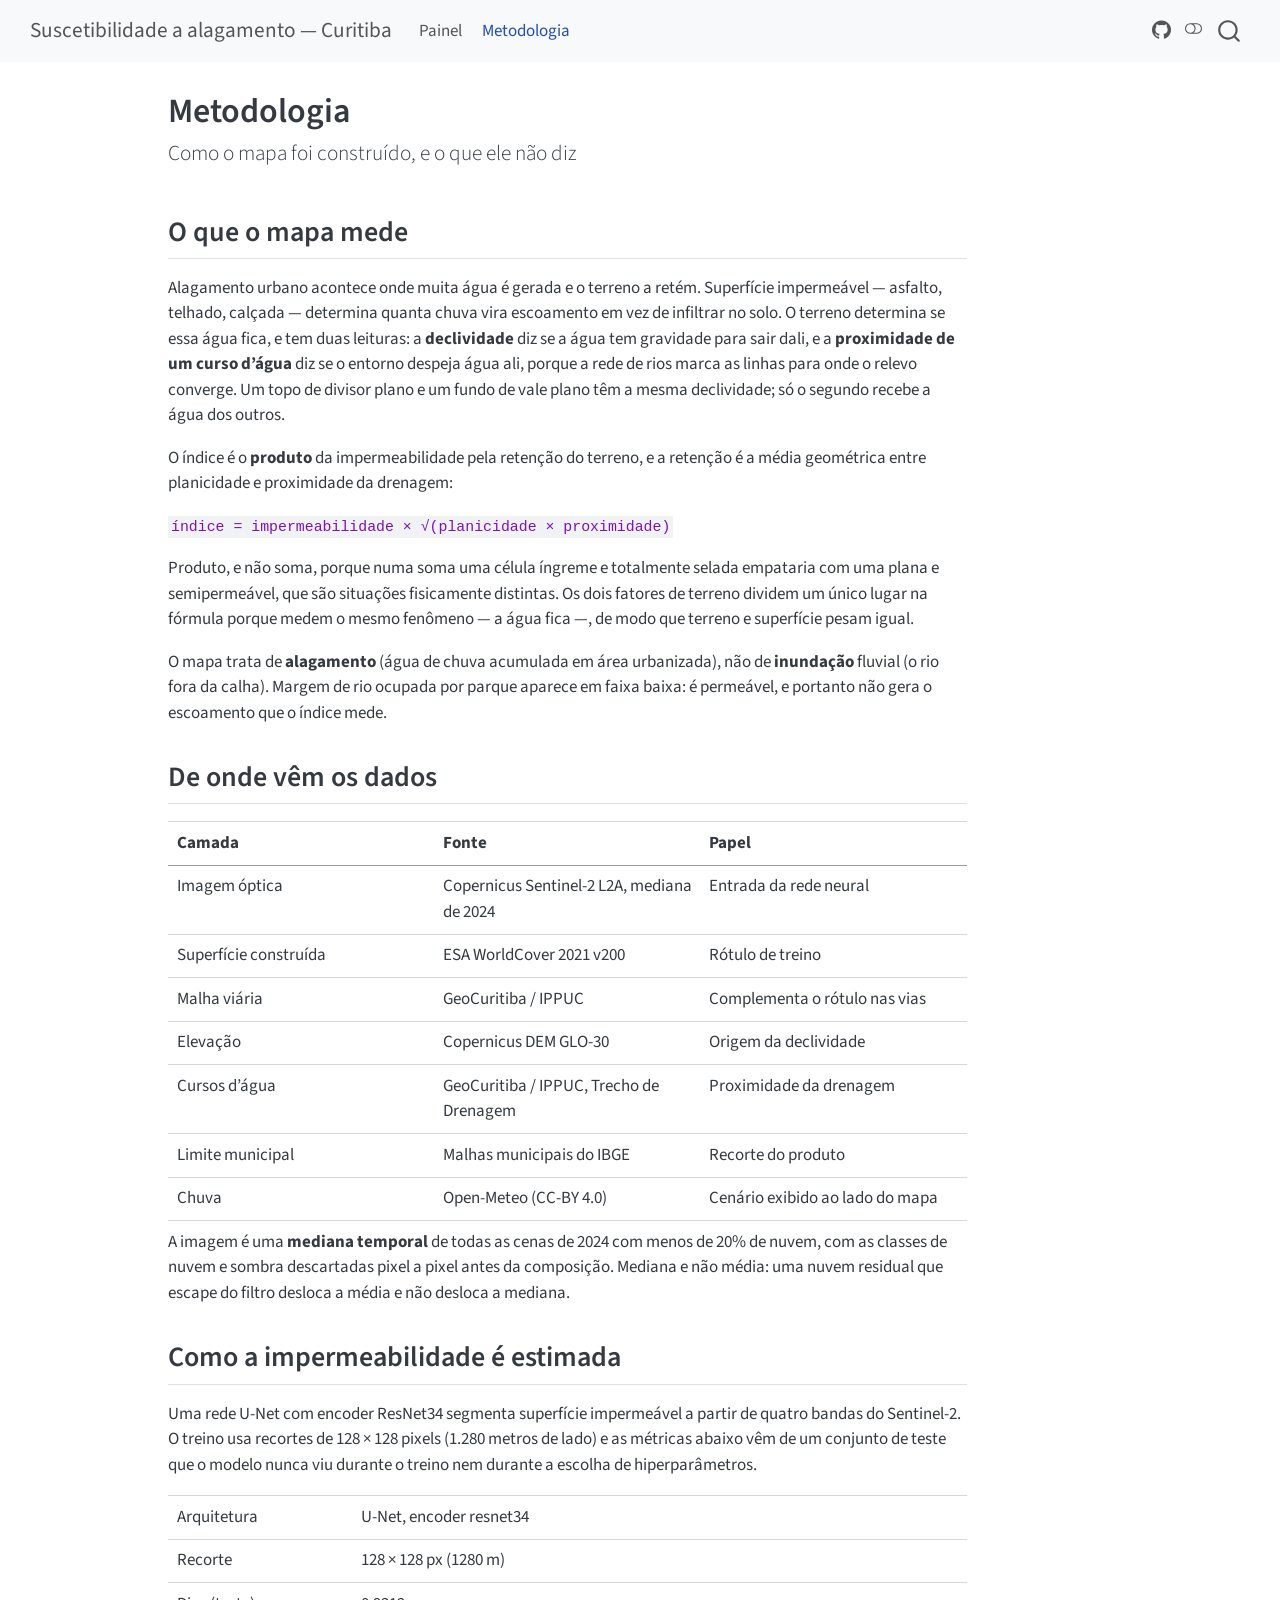
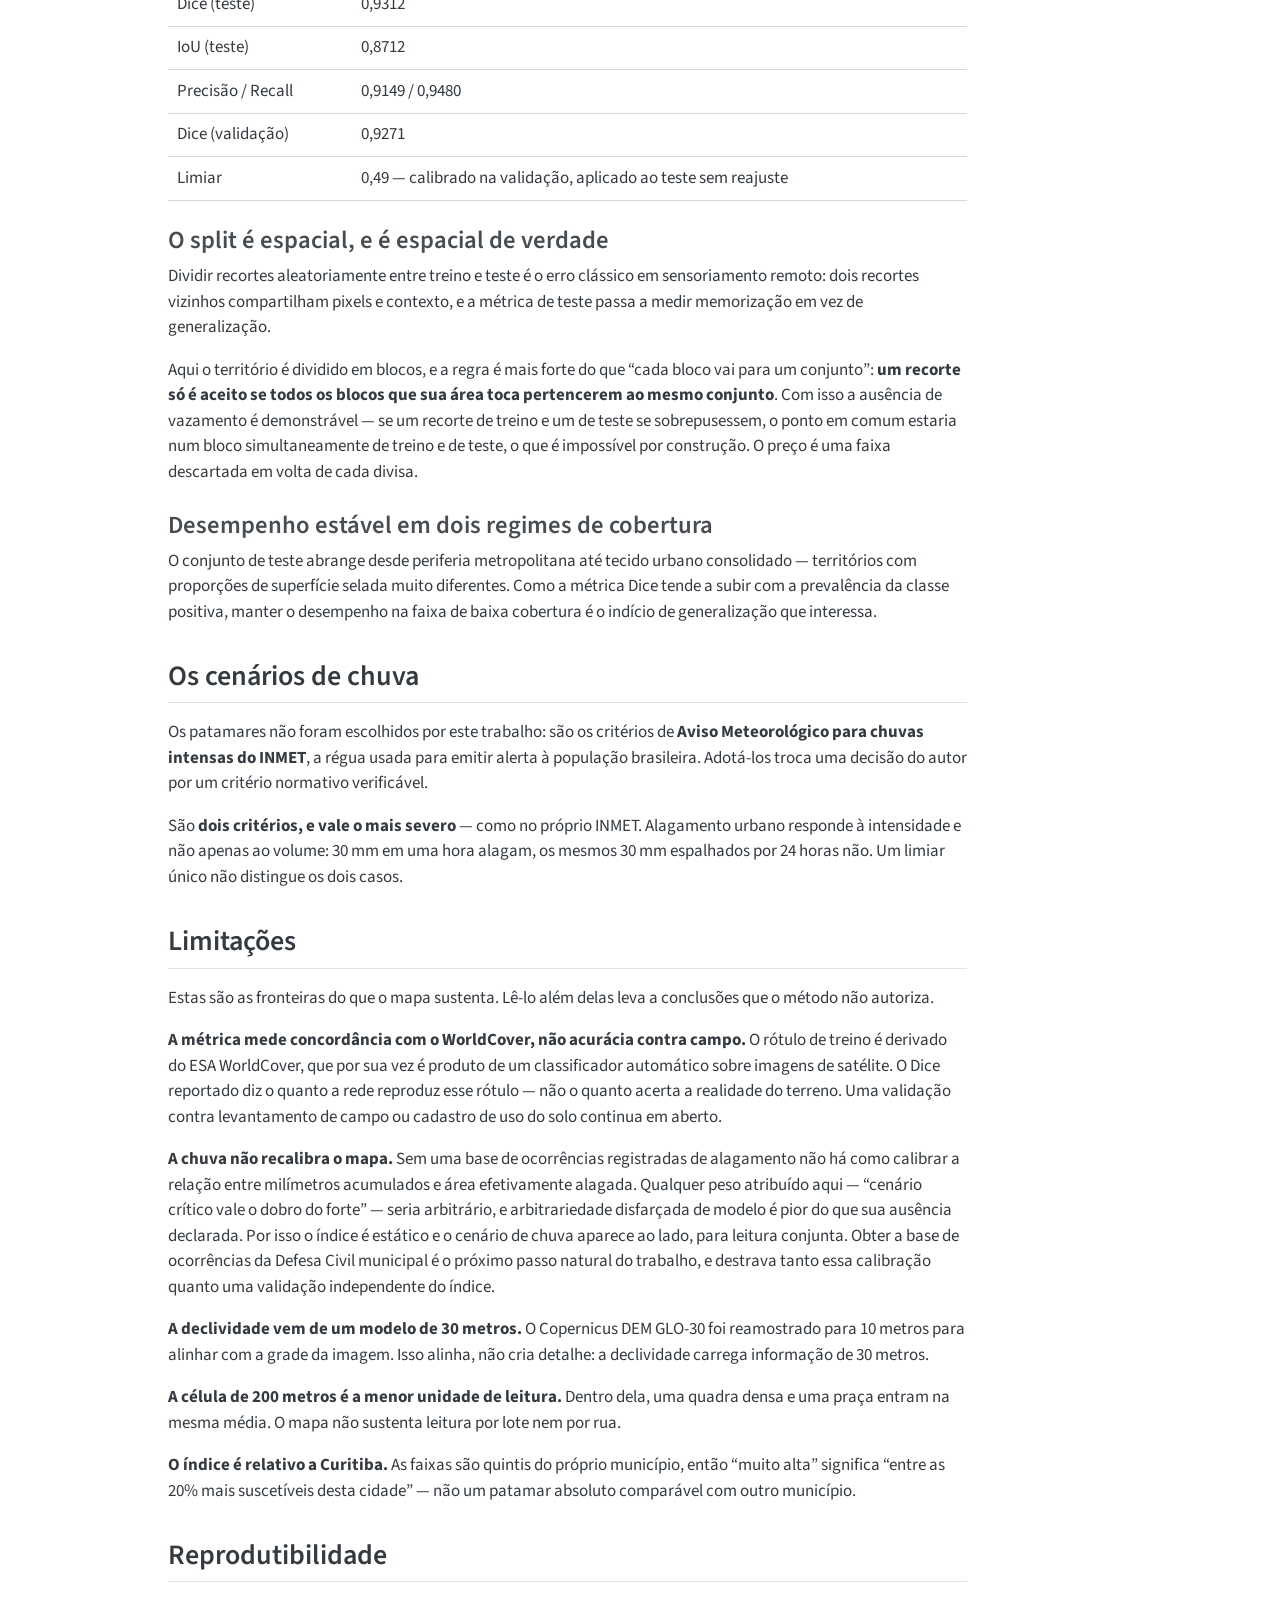
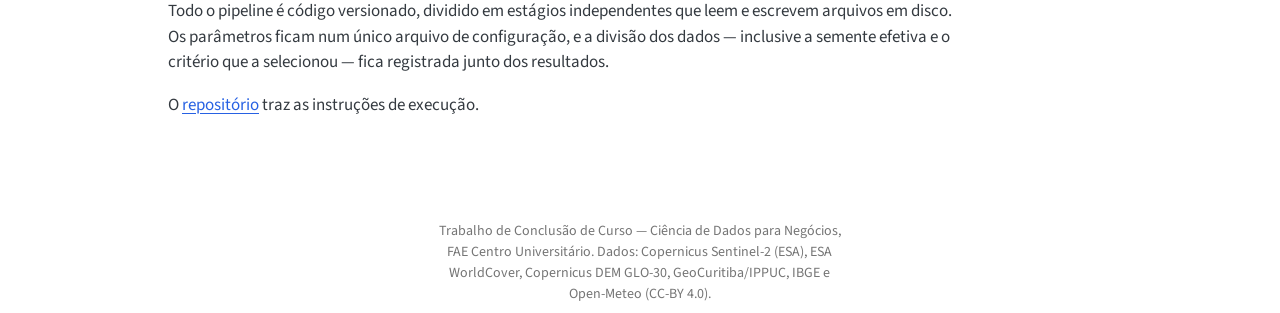
<file: docs/metodologia.html>
<!DOCTYPE html>
<html xmlns="http://www.w3.org/1999/xhtml" lang="pt-BR" xml:lang="pt-BR"><head>

<meta charset="utf-8">
<meta name="generator" content="quarto-1.10.18">

<meta name="viewport" content="width=device-width, initial-scale=1.0, user-scalable=yes">


<title>Metodologia – Suscetibilidade a alagamento — Curitiba</title>
<style>
/* Default styles provided by pandoc.
** See https://pandoc.org/MANUAL.html#variables-for-html for config info.
*/
span.smallcaps{font-variant: small-caps;}
div.columns{display: flex; gap: 1.5em;}
div.column{flex: auto;}
@media screen {
div.columns{gap: min(4vw, 1.5em);}
div.column{overflow-x: auto;}
}
div.hanging-indent{margin-left: 1.5em; text-indent: -1.5em;}
ul.task-list{list-style: none;}
ul.task-list li input[type="checkbox"] {
  width: 0.8em;
  margin: 0 0.8em 0.2em -1em; /* quarto-specific, see https://github.com/quarto-dev/quarto-cli/issues/4556 */ 
  vertical-align: middle;
}
</style>


<script src="site_libs/quarto-nav/quarto-nav.js"></script>
<script src="site_libs/quarto-nav/headroom.min.js"></script>
<script src="site_libs/clipboard/clipboard.min.js"></script>
<script src="site_libs/quarto-search/autocomplete.umd.js"></script>
<script src="site_libs/quarto-search/fuse.min.js"></script>
<script src="site_libs/quarto-search/quarto-search.js"></script>
<meta name="quarto:offset" content="./">
<script src="site_libs/quarto-html/quarto.js" type="module"></script>
<script src="site_libs/quarto-html/tabsets/tabsets.js" type="module"></script>
<script src="site_libs/quarto-html/popper.min.js"></script>
<script src="site_libs/quarto-html/tippy.umd.min.js"></script>
<script src="site_libs/quarto-html/anchor.min.js"></script>
<link href="site_libs/quarto-html/tippy.css" rel="stylesheet">
<link href="site_libs/quarto-html/quarto-syntax-highlighting-64a204ab8560d761af7679ceaba22944.css" rel="stylesheet" class="quarto-color-scheme" id="quarto-text-highlighting-styles">
<link href="site_libs/quarto-html/quarto-syntax-highlighting-dark-b85bc7c33db8c58e0ec93c3465666fed.css" rel="stylesheet" class="quarto-color-scheme quarto-color-alternate" id="quarto-text-highlighting-styles">
<link href="site_libs/quarto-html/quarto-syntax-highlighting-64a204ab8560d761af7679ceaba22944.css" rel="stylesheet" class="quarto-color-scheme-extra" id="quarto-text-highlighting-styles">
<script src="site_libs/bootstrap/bootstrap.min.js"></script>
<link href="site_libs/bootstrap/bootstrap-icons.css" rel="stylesheet">
<link href="site_libs/bootstrap/bootstrap-172ba59bd5e0b52282274ba0c0cc16fc.min.css" rel="stylesheet" append-hash="true" class="quarto-color-scheme" id="quarto-bootstrap" data-mode="light">
<link href="site_libs/bootstrap/bootstrap-dark-8b348f4b4b74a528bf910da1e8c5139e.min.css" rel="stylesheet" append-hash="true" class="quarto-color-scheme quarto-color-alternate" id="quarto-bootstrap" data-mode="dark">
<link href="site_libs/bootstrap/bootstrap-172ba59bd5e0b52282274ba0c0cc16fc.min.css" rel="stylesheet" append-hash="true" class="quarto-color-scheme-extra" id="quarto-bootstrap" data-mode="light">
<script id="quarto-search-options" type="application/json">{
  "location": "navbar",
  "copy-button": false,
  "collapse-after": 3,
  "panel-placement": "end",
  "type": "overlay",
  "limit": 50,
  "keyboard-shortcut": [
    "f",
    "/",
    "s"
  ],
  "show-item-context": false,
  "language": {
    "search-no-results-text": "Nenhum resultado",
    "search-matching-documents-text": "documentos correspondentes",
    "search-copy-link-title": "Copiar link para a busca",
    "search-hide-matches-text": "Esconder correspondências adicionais",
    "search-more-match-text": "mais correspondência neste documento",
    "search-more-matches-text": "mais correspondências neste documento",
    "search-clear-button-title": "Limpar",
    "search-text-placeholder": "",
    "search-detached-cancel-button-title": "Cancelar",
    "search-submit-button-title": "Enviar",
    "search-label": "Procurar"
  }
}</script>


<link rel="stylesheet" href="styles.css">
</head>

<body class="nav-fixed quarto-light"><script id="quarto-html-before-body" type="application/javascript">
    const toggleBodyColorMode = (bsSheetEl) => {
      const mode = bsSheetEl.getAttribute("data-mode");
      const bodyEl = window.document.querySelector("body");
      if (mode === "dark") {
        bodyEl.classList.add("quarto-dark");
        bodyEl.classList.remove("quarto-light");
      } else {
        bodyEl.classList.add("quarto-light");
        bodyEl.classList.remove("quarto-dark");
      }
    }
    const toggleBodyColorPrimary = () => {
      const bsSheetEl = window.document.querySelector("link#quarto-bootstrap:not([rel=disabled-stylesheet])");
      if (bsSheetEl) {
        toggleBodyColorMode(bsSheetEl);
      }
    }
    const setColorSchemeToggle = (alternate) => {
      const toggles = window.document.querySelectorAll('.quarto-color-scheme-toggle');
      for (let i=0; i < toggles.length; i++) {
        const toggle = toggles[i];
        if (toggle) {
          if (alternate) {
            toggle.classList.add("alternate");
          } else {
            toggle.classList.remove("alternate");
          }
        }
      }
    };
    const toggleColorMode = (alternate) => {
      // Switch the stylesheets
      const primaryStylesheets = window.document.querySelectorAll('link.quarto-color-scheme:not(.quarto-color-alternate)');
      const alternateStylesheets = window.document.querySelectorAll('link.quarto-color-scheme.quarto-color-alternate');
      manageTransitions('#quarto-margin-sidebar .nav-link', false);
      if (alternate) {
        // note: dark is layered on light, we don't disable primary!
        enableStylesheet(alternateStylesheets);
        for (const sheetNode of alternateStylesheets) {
          if (sheetNode.id === "quarto-bootstrap") {
            toggleBodyColorMode(sheetNode);
          }
        }
      } else {
        disableStylesheet(alternateStylesheets);
        enableStylesheet(primaryStylesheets)
        toggleBodyColorPrimary();
      }
      manageTransitions('#quarto-margin-sidebar .nav-link', true);
      // Switch the toggles
      setColorSchemeToggle(alternate)
      // Hack to workaround the fact that safari doesn't
      // properly recolor the scrollbar when toggling (#1455)
      if (navigator.userAgent.indexOf('Safari') > 0 && navigator.userAgent.indexOf('Chrome') == -1) {
        manageTransitions("body", false);
        window.scrollTo(0, 1);
        setTimeout(() => {
          window.scrollTo(0, 0);
          manageTransitions("body", true);
        }, 40);
      }
    }
    const disableStylesheet = (stylesheets) => {
      for (let i=0; i < stylesheets.length; i++) {
        const stylesheet = stylesheets[i];
        stylesheet.rel = 'disabled-stylesheet';
      }
    }
    const enableStylesheet = (stylesheets) => {
      for (let i=0; i < stylesheets.length; i++) {
        const stylesheet = stylesheets[i];
        if(stylesheet.rel !== 'stylesheet') { // for Chrome, which will still FOUC without this check
          stylesheet.rel = 'stylesheet';
        }
      }
    }
    const manageTransitions = (selector, allowTransitions) => {
      const els = window.document.querySelectorAll(selector);
      for (let i=0; i < els.length; i++) {
        const el = els[i];
        if (allowTransitions) {
          el.classList.remove('notransition');
        } else {
          el.classList.add('notransition');
        }
      }
    }
    const isFileUrl = () => {
      return window.location.protocol === 'file:';
    }
    const hasAlternateSentinel = () => {
      let styleSentinel = getColorSchemeSentinel();
      if (styleSentinel !== null) {
        return styleSentinel === "alternate";
      } else {
        return false;
      }
    }
    const setStyleSentinel = (alternate) => {
      const value = alternate ? "alternate" : "default";
      if (!isFileUrl()) {
        window.localStorage.setItem("quarto-color-scheme", value);
      } else {
        localAlternateSentinel = value;
      }
    }
    const getColorSchemeSentinel = () => {
      if (!isFileUrl()) {
        const storageValue = window.localStorage.getItem("quarto-color-scheme");
        return storageValue != null ? storageValue : localAlternateSentinel;
      } else {
        return localAlternateSentinel;
      }
    }
    const toggleGiscusIfUsed = (isAlternate, darkModeDefault) => {
      const baseTheme = document.querySelector('#giscus-base-theme')?.value ?? 'light';
      const alternateTheme = document.querySelector('#giscus-alt-theme')?.value ?? 'dark';
      let newTheme = '';
      if(authorPrefersDark) {
        newTheme = isAlternate ? baseTheme : alternateTheme;
      } else {
        newTheme = isAlternate ? alternateTheme : baseTheme;
      }
      const changeGiscusTheme = () => {
        // From: https://github.com/giscus/giscus/issues/336
        const sendMessage = (message) => {
          const iframe = document.querySelector('iframe.giscus-frame');
          if (!iframe) return;
          iframe.contentWindow.postMessage({ giscus: message }, 'https://giscus.app');
        }
        sendMessage({
          setConfig: {
            theme: newTheme
          }
        });
      }
      const isGiscussLoaded = window.document.querySelector('iframe.giscus-frame') !== null;
      if (isGiscussLoaded) {
        changeGiscusTheme();
      }
    };
    const authorPrefersDark = false;
    const darkModeDefault = authorPrefersDark;
      document.querySelector('link#quarto-text-highlighting-styles.quarto-color-scheme-extra').rel = 'disabled-stylesheet';
      document.querySelector('link#quarto-bootstrap.quarto-color-scheme-extra').rel = 'disabled-stylesheet';
    let localAlternateSentinel = darkModeDefault ? 'alternate' : 'default';
    // Dark / light mode switch
    window.quartoToggleColorScheme = () => {
      // Read the current dark / light value
      let toAlternate = !hasAlternateSentinel();
      toggleColorMode(toAlternate);
      setStyleSentinel(toAlternate);
      toggleGiscusIfUsed(toAlternate, darkModeDefault);
      window.dispatchEvent(new Event('resize'));
    };
    // Switch to dark mode if need be
    if (hasAlternateSentinel()) {
      toggleColorMode(true);
    } else {
      toggleColorMode(false);
    }
  </script>

<div id="quarto-search-results"></div>
  <header id="quarto-header" class="headroom fixed-top">
    <nav class="navbar navbar-expand-lg " data-bs-theme="dark">
      <div class="navbar-container container-fluid">
      <div class="navbar-brand-container mx-auto">
    <a class="navbar-brand" href="./index.html">
    <span class="navbar-title">Suscetibilidade a alagamento — Curitiba</span>
    </a>
  </div>
            <div id="quarto-search" class="" title="Procurar"></div>
          <button class="navbar-toggler" type="button" data-bs-toggle="collapse" data-bs-target="#navbarCollapse" aria-controls="navbarCollapse" role="menu" aria-expanded="false" aria-label="Alternar de navegação" onclick="if (window.quartoToggleHeadroom) { window.quartoToggleHeadroom(); }">
  <span class="navbar-toggler-icon"></span>
</button>
          <div class="collapse navbar-collapse" id="navbarCollapse">
            <ul class="navbar-nav navbar-nav-scroll me-auto">
  <li class="nav-item">
    <a class="nav-link" href="./index.html"> 
<span class="menu-text">Painel</span></a>
  </li>  
  <li class="nav-item">
    <a class="nav-link active" href="./metodologia.html" aria-current="page"> 
<span class="menu-text">Metodologia</span></a>
  </li>  
</ul>
            <ul class="navbar-nav navbar-nav-scroll ms-auto">
  <li class="nav-item compact">
    <a class="nav-link" href="https://github.com/eduoliveira1504/flood-risk-curitiba"> <i class="bi bi-github" role="img" aria-label="Repositório no GitHub">
</i> 
<span class="menu-text"></span></a>
  </li>  
</ul>
          </div> <!-- /navcollapse -->
            <div class="quarto-navbar-tools">
  <a href="" class="quarto-color-scheme-toggle quarto-navigation-tool  px-1" onclick="window.quartoToggleColorScheme(); return false;" title="Alternar modo escuro"><i class="bi"></i></a>
</div>
      </div> <!-- /container-fluid -->
    </nav>
</header>
<!-- content -->
<div id="quarto-content" class="quarto-container page-columns page-rows-contents page-layout-article page-navbar">
<!-- sidebar -->
<!-- margin-sidebar -->
    <div id="quarto-margin-sidebar" class="sidebar margin-sidebar zindex-bottom">
        
    </div>
<!-- main -->
<main class="content" id="quarto-document-content">


<header id="title-block-header" class="quarto-title-block default">
<div class="quarto-title">
<h1 class="title">Metodologia</h1>
<p class="subtitle lead">Como o mapa foi construído, e o que ele não diz</p>
</div>



<div class="quarto-title-meta">

    
  
    
  </div>
  


</header>


<div class="viz-root">
<section id="o-que-o-mapa-mede" class="level2">
<h2 class="anchored" data-anchor-id="o-que-o-mapa-mede">O que o mapa mede</h2>
<p>Alagamento urbano acontece onde muita água é gerada e o terreno a retém. Superfície impermeável — asfalto, telhado, calçada — determina quanta chuva vira escoamento em vez de infiltrar no solo. O terreno determina se essa água fica, e tem duas leituras: a <strong>declividade</strong> diz se a água tem gravidade para sair dali, e a <strong>proximidade de um curso d’água</strong> diz se o entorno despeja água ali, porque a rede de rios marca as linhas para onde o relevo converge. Um topo de divisor plano e um fundo de vale plano têm a mesma declividade; só o segundo recebe a água dos outros.</p>
<p>O índice é o <strong>produto</strong> da impermeabilidade pela retenção do terreno, e a retenção é a média geométrica entre planicidade e proximidade da drenagem:</p>
<p><code>índice = impermeabilidade × √(planicidade × proximidade)</code></p>
<p>Produto, e não soma, porque numa soma uma célula íngreme e totalmente selada empataria com uma plana e semipermeável, que são situações fisicamente distintas. Os dois fatores de terreno dividem um único lugar na fórmula porque medem o mesmo fenômeno — a água fica —, de modo que terreno e superfície pesam igual.</p>
<p>O mapa trata de <strong>alagamento</strong> (água de chuva acumulada em área urbanizada), não de <strong>inundação</strong> fluvial (o rio fora da calha). Margem de rio ocupada por parque aparece em faixa baixa: é permeável, e portanto não gera o escoamento que o índice mede.</p>
<div id="composicao">

</div>
</section>
<section id="de-onde-vêm-os-dados" class="level2">
<h2 class="anchored" data-anchor-id="de-onde-vêm-os-dados">De onde vêm os dados</h2>
<table class="caption-top table">
<colgroup>
<col style="width: 33%">
<col style="width: 33%">
<col style="width: 33%">
</colgroup>
<thead>
<tr class="header">
<th>Camada</th>
<th>Fonte</th>
<th>Papel</th>
</tr>
</thead>
<tbody>
<tr class="odd">
<td>Imagem óptica</td>
<td>Copernicus Sentinel-2 L2A, mediana de 2024</td>
<td>Entrada da rede neural</td>
</tr>
<tr class="even">
<td>Superfície construída</td>
<td>ESA WorldCover 2021 v200</td>
<td>Rótulo de treino</td>
</tr>
<tr class="odd">
<td>Malha viária</td>
<td>GeoCuritiba / IPPUC</td>
<td>Complementa o rótulo nas vias</td>
</tr>
<tr class="even">
<td>Elevação</td>
<td>Copernicus DEM GLO-30</td>
<td>Origem da declividade</td>
</tr>
<tr class="odd">
<td>Cursos d’água</td>
<td>GeoCuritiba / IPPUC, Trecho de Drenagem</td>
<td>Proximidade da drenagem</td>
</tr>
<tr class="even">
<td>Limite municipal</td>
<td>Malhas municipais do IBGE</td>
<td>Recorte do produto</td>
</tr>
<tr class="odd">
<td>Chuva</td>
<td>Open-Meteo (CC-BY 4.0)</td>
<td>Cenário exibido ao lado do mapa</td>
</tr>
</tbody>
</table>
<p>A imagem é uma <strong>mediana temporal</strong> de todas as cenas de 2024 com menos de 20% de nuvem, com as classes de nuvem e sombra descartadas pixel a pixel antes da composição. Mediana e não média: uma nuvem residual que escape do filtro desloca a média e não desloca a mediana.</p>
</section>
<section id="como-a-impermeabilidade-é-estimada" class="level2">
<h2 class="anchored" data-anchor-id="como-a-impermeabilidade-é-estimada">Como a impermeabilidade é estimada</h2>
<p>Uma rede U-Net com encoder ResNet34 segmenta superfície impermeável a partir de quatro bandas do Sentinel-2. O treino usa recortes de 128 × 128 pixels (1.280 metros de lado) e as métricas abaixo vêm de um conjunto de teste que o modelo nunca viu durante o treino nem durante a escolha de hiperparâmetros.</p>
<div id="metricas-modelo">

</div>
<section id="o-split-é-espacial-e-é-espacial-de-verdade" class="level3">
<h3 class="anchored" data-anchor-id="o-split-é-espacial-e-é-espacial-de-verdade">O split é espacial, e é espacial de verdade</h3>
<p>Dividir recortes aleatoriamente entre treino e teste é o erro clássico em sensoriamento remoto: dois recortes vizinhos compartilham pixels e contexto, e a métrica de teste passa a medir memorização em vez de generalização.</p>
<p>Aqui o território é dividido em blocos, e a regra é mais forte do que “cada bloco vai para um conjunto”: <strong>um recorte só é aceito se todos os blocos que sua área toca pertencerem ao mesmo conjunto</strong>. Com isso a ausência de vazamento é demonstrável — se um recorte de treino e um de teste se sobrepusessem, o ponto em comum estaria num bloco simultaneamente de treino e de teste, o que é impossível por construção. O preço é uma faixa descartada em volta de cada divisa.</p>
<div id="metricas-split">

</div>
</section>
<section id="desempenho-estável-em-dois-regimes-de-cobertura" class="level3">
<h3 class="anchored" data-anchor-id="desempenho-estável-em-dois-regimes-de-cobertura">Desempenho estável em dois regimes de cobertura</h3>
<p>O conjunto de teste abrange desde periferia metropolitana até tecido urbano consolidado — territórios com proporções de superfície selada muito diferentes. Como a métrica Dice tende a subir com a prevalência da classe positiva, manter o desempenho na faixa de baixa cobertura é o indício de generalização que interessa.</p>
<div id="metricas-cobertura">

</div>
</section>
</section>
<section id="os-cenários-de-chuva" class="level2">
<h2 class="anchored" data-anchor-id="os-cenários-de-chuva">Os cenários de chuva</h2>
<p>Os patamares não foram escolhidos por este trabalho: são os critérios de <strong>Aviso Meteorológico para chuvas intensas do INMET</strong>, a régua usada para emitir alerta à população brasileira. Adotá-los troca uma decisão do autor por um critério normativo verificável.</p>
<div id="tabela-cenarios">

</div>
<p>São <strong>dois critérios, e vale o mais severo</strong> — como no próprio INMET. Alagamento urbano responde à intensidade e não apenas ao volume: 30 mm em uma hora alagam, os mesmos 30 mm espalhados por 24 horas não. Um limiar único não distingue os dois casos.</p>
</section>
<section id="limitações" class="level2">
<h2 class="anchored" data-anchor-id="limitações">Limitações</h2>
<p>Estas são as fronteiras do que o mapa sustenta. Lê-lo além delas leva a conclusões que o método não autoriza.</p>
<p><strong>A métrica mede concordância com o WorldCover, não acurácia contra campo.</strong> O rótulo de treino é derivado do ESA WorldCover, que por sua vez é produto de um classificador automático sobre imagens de satélite. O Dice reportado diz o quanto a rede reproduz esse rótulo — não o quanto acerta a realidade do terreno. Uma validação contra levantamento de campo ou cadastro de uso do solo continua em aberto.</p>
<p><strong>A chuva não recalibra o mapa.</strong> Sem uma base de ocorrências registradas de alagamento não há como calibrar a relação entre milímetros acumulados e área efetivamente alagada. Qualquer peso atribuído aqui — “cenário crítico vale o dobro do forte” — seria arbitrário, e arbitrariedade disfarçada de modelo é pior do que sua ausência declarada. Por isso o índice é estático e o cenário de chuva aparece ao lado, para leitura conjunta. Obter a base de ocorrências da Defesa Civil municipal é o próximo passo natural do trabalho, e destrava tanto essa calibração quanto uma validação independente do índice.</p>
<p><strong>A declividade vem de um modelo de 30 metros.</strong> O Copernicus DEM GLO-30 foi reamostrado para 10 metros para alinhar com a grade da imagem. Isso alinha, não cria detalhe: a declividade carrega informação de 30 metros.</p>
<p><strong>A célula de 200 metros é a menor unidade de leitura.</strong> Dentro dela, uma quadra densa e uma praça entram na mesma média. O mapa não sustenta leitura por lote nem por rua.</p>
<p><strong>O índice é relativo a Curitiba.</strong> As faixas são quintis do próprio município, então “muito alta” significa “entre as 20% mais suscetíveis desta cidade” — não um patamar absoluto comparável com outro município.</p>
</section>
<section id="reprodutibilidade" class="level2">
<h2 class="anchored" data-anchor-id="reprodutibilidade">Reprodutibilidade</h2>
<p>Todo o pipeline é código versionado, dividido em estágios independentes que leem e escrevem arquivos em disco. Os parâmetros ficam num único arquivo de configuração, e a divisão dos dados — inclusive a semente efetiva e o critério que a selecionou — fica registrada junto dos resultados.</p>
<p>O <a href="https://github.com/eduoliveira1504/flood-risk-curitiba">repositório</a> traz as instruções de execução.</p>
</section>
</div>
<script type="module">
const numero = (valor, casas = 1) =>
  valor === undefined || valor === null
    ? '—'
    : valor.toLocaleString('pt-BR', {
        minimumFractionDigits: casas, maximumFractionDigits: casas,
      });

const metricas = await (await fetch('data/metrics.json')).json();

// Nenhum número deste documento é digitado à mão: todos vêm do pipeline, para
// que nada fique desatualizado em silêncio depois de um retreino.
const modelo = metricas.model;
if (modelo) {
  document.getElementById('metricas-modelo').innerHTML = `
    
<table class="table caption-top" data-quarto-postprocess="true">
<tbody>
<tr class="odd">
<td data-quarto-table-cell-role="th">Arquitetura</td>
<td>U-Net, encoder ${modelo.encoder}</td>
</tr>
<tr class="even">
<td data-quarto-table-cell-role="th">Recorte</td>
<td>${modelo.patch_size} × ${modelo.patch_size} px (${modelo.patch_size * 10} m)</td>
</tr>
<tr class="odd">
<td data-quarto-table-cell-role="th">Dice (teste)</td>
<td>${numero(modelo.test_dice, 4)}</td>
</tr>
<tr class="even">
<td data-quarto-table-cell-role="th">IoU (teste)</td>
<td>${numero(modelo.test_iou, 4)}</td>
</tr>
<tr class="odd">
<td data-quarto-table-cell-role="th">Precisão / Recall</td>
<td>${numero(modelo.test_precision, 4)} / ${numero(modelo.test_recall, 4)}</td>
</tr>
<tr class="even">
<td data-quarto-table-cell-role="th">Dice (validação)</td>
<td>${numero(modelo.validation_dice, 4)}</td>
</tr>
<tr class="odd">
<td data-quarto-table-cell-role="th">Limiar</td>
<td>${numero(modelo.threshold, 2)} — calibrado na validação, aplicado ao teste sem reajuste</td>
</tr>
</tbody>
</table>
`;
}

const split = metricas.split;
if (split) {
  const p = split.patches ?? {};
  document.getElementById('metricas-split').innerHTML = `
    
<table class="table caption-top" data-quarto-postprocess="true">
<tbody>
<tr class="odd">
<td data-quarto-table-cell-role="th">Estratégia</td>
<td>${split.strategy}</td>
</tr>
<tr class="even">
<td data-quarto-table-cell-role="th">Bloco</td>
<td>${numero(split.block_size_m, 0)} m</td>
</tr>
<tr class="odd">
<td data-quarto-table-cell-role="th">Recortes</td>
<td>${p.train ?? '—'} treino · ${p.val ?? '—'} validação · ${p.test ?? '—'} teste</td>
</tr>
<tr class="even">
<td data-quarto-table-cell-role="th">Semente</td>
<td>${split.chosen_seed}</td>
</tr>
<tr class="odd">
<td data-quarto-table-cell-role="th">Desbalanceamento</td>
<td>${numero(split.prevalence_spread_pp, 2)} p.p. entre conjuntos</td>
</tr>
</tbody>
</table>

    <p class="aviso">Fonte: ${cenarios.source}</p>`;
}

const grade = metricas.grid;
if (grade) {
  document.getElementById('composicao').innerHTML = `
    <p class="aviso">
      Agregação em células de ${numero(grade.cell_size_m, 0)} m, classificadas em
      ${grade.classes.length} faixas por quintil do índice.
    </p>`;
}
</script>



</main> <!-- /main -->
<script id="quarto-html-after-body" type="application/javascript">
  window.document.addEventListener("DOMContentLoaded", function (event) {
    // Ensure there is a toggle, if there isn't float one in the top right
    if (window.document.querySelector('.quarto-color-scheme-toggle') === null) {
      const a = window.document.createElement('a');
      a.classList.add('top-right');
      a.classList.add('quarto-color-scheme-toggle');
      a.href = "";
      a.onclick = function() { try { window.quartoToggleColorScheme(); } catch {} return false; };
      const i = window.document.createElement("i");
      i.classList.add('bi');
      a.appendChild(i);
      window.document.body.appendChild(a);
    }
    setColorSchemeToggle(hasAlternateSentinel())
    const icon = "";
    const anchorJS = new window.AnchorJS();
    anchorJS.options = {
      placement: 'right',
      icon: icon
    };
    anchorJS.add('.anchored');
    const isCodeAnnotation = (el) => {
      for (const clz of el.classList) {
        if (clz.startsWith('code-annotation-')) {                     
          return true;
        }
      }
      return false;
    }
    const onCopySuccess = function(e) {
      // button target
      const button = e.trigger;
      // don't keep focus
      button.blur();
      // flash "checked"
      button.classList.add('code-copy-button-checked');
      var currentTitle = button.getAttribute("title");
      button.setAttribute("title", "Copiada");
      let tooltip;
      if (window.bootstrap) {
        button.setAttribute("data-bs-toggle", "tooltip");
        button.setAttribute("data-bs-placement", "left");
        button.setAttribute("data-bs-title", "Copiada");
        tooltip = new bootstrap.Tooltip(button, 
          { trigger: "manual", 
            customClass: "code-copy-button-tooltip",
            offset: [0, -8]});
        tooltip.show();    
      }
      setTimeout(function() {
        if (tooltip) {
          tooltip.hide();
          button.removeAttribute("data-bs-title");
          button.removeAttribute("data-bs-toggle");
          button.removeAttribute("data-bs-placement");
        }
        button.setAttribute("title", currentTitle);
        button.classList.remove('code-copy-button-checked');
      }, 1000);
      // clear code selection
      e.clearSelection();
    }
    const getTextToCopy = function(trigger) {
      const outerScaffold = trigger.parentElement.cloneNode(true);
      const codeEl = outerScaffold.querySelector('code');
      for (const childEl of codeEl.children) {
        if (isCodeAnnotation(childEl)) {
          childEl.remove();
        }
      }
      return codeEl.innerText;
    }
    const clipboard = new window.ClipboardJS('.code-copy-button:not([data-in-quarto-modal])', {
      text: getTextToCopy
    });
    clipboard.on('success', onCopySuccess);
    if (window.document.getElementById('quarto-embedded-source-code-modal')) {
      const clipboardModal = new window.ClipboardJS('.code-copy-button[data-in-quarto-modal]', {
        text: getTextToCopy,
        container: window.document.getElementById('quarto-embedded-source-code-modal')
      });
      clipboardModal.on('success', onCopySuccess);
    }
      var localhostRegex = new RegExp(/^(?:http|https):\/\/localhost\:?[0-9]*\//);
      var mailtoRegex = new RegExp(/^mailto:/);
        var filterRegex = new RegExp('/' + window.location.host + '/');
      var isInternal = (href) => {
          return filterRegex.test(href) || localhostRegex.test(href) || mailtoRegex.test(href);
      }
      // Inspect non-navigation links and adorn them if external
     var links = window.document.querySelectorAll('a[href]:not(.nav-link):not(.navbar-brand):not(.toc-action):not(.sidebar-link):not(.sidebar-item-toggle):not(.pagination-link):not(.no-external):not([aria-hidden]):not(.dropdown-item):not(.quarto-navigation-tool):not(.about-link)');
      for (var i=0; i<links.length; i++) {
        const link = links[i];
        if (!isInternal(link.href)) {
          // undo the damage that might have been done by quarto-nav.js in the case of
          // links that we want to consider external
          if (link.dataset.originalHref !== undefined) {
            link.href = link.dataset.originalHref;
          }
        }
      }
    function tippyHover(el, contentFn, onTriggerFn, onUntriggerFn) {
      const config = {
        allowHTML: true,
        maxWidth: 500,
        delay: 100,
        arrow: false,
        appendTo: function(el) {
            return el.parentElement;
        },
        interactive: true,
        interactiveBorder: 10,
        theme: 'quarto',
        placement: 'bottom-start',
      };
      if (contentFn) {
        config.content = contentFn;
      }
      if (onTriggerFn) {
        config.onTrigger = onTriggerFn;
      }
      if (onUntriggerFn) {
        config.onUntrigger = onUntriggerFn;
      }
      window.tippy(el, config); 
    }
    const noterefs = window.document.querySelectorAll('a[role="doc-noteref"]');
    for (var i=0; i<noterefs.length; i++) {
      const ref = noterefs[i];
      tippyHover(ref, function() {
        // use id or data attribute instead here
        let href = ref.getAttribute('data-footnote-href') || ref.getAttribute('href');
        try { href = new URL(href).hash; } catch {}
        const id = href.replace(/^#\/?/, "");
        const note = window.document.getElementById(id);
        if (note) {
          return note.innerHTML;
        } else {
          return "";
        }
      });
    }
    const xrefs = window.document.querySelectorAll('a.quarto-xref');
    const processXRef = (id, note) => {
      // Strip column container classes
      const stripColumnClz = (el) => {
        el.classList.remove("page-full", "page-columns");
        if (el.children) {
          for (const child of el.children) {
            stripColumnClz(child);
          }
        }
      }
      stripColumnClz(note)
      if (id === null || id.startsWith('sec-')) {
        // Special case sections, only their first couple elements
        const container = document.createElement("div");
        if (note.children && note.children.length > 2) {
          container.appendChild(note.children[0].cloneNode(true));
          for (let i = 1; i < note.children.length; i++) {
            const child = note.children[i];
            if (child.tagName === "P" && child.innerText === "") {
              continue;
            } else {
              container.appendChild(child.cloneNode(true));
              break;
            }
          }
          if (window.Quarto?.typesetMath) {
            window.Quarto.typesetMath(container);
          }
          return container.innerHTML
        } else {
          if (window.Quarto?.typesetMath) {
            window.Quarto.typesetMath(note);
          }
          return note.innerHTML;
        }
      } else {
        // Remove any anchor links if they are present
        const anchorLink = note.querySelector('a.anchorjs-link');
        if (anchorLink) {
          anchorLink.remove();
        }
        if (window.Quarto?.typesetMath) {
          window.Quarto.typesetMath(note);
        }
        if (note.classList.contains("callout")) {
          return note.outerHTML;
        } else {
          return note.innerHTML;
        }
      }
    }
    for (var i=0; i<xrefs.length; i++) {
      const xref = xrefs[i];
      tippyHover(xref, undefined, function(instance) {
        instance.disable();
        let url = xref.getAttribute('href');
        let hash = undefined; 
        if (url.startsWith('#')) {
          hash = url;
        } else {
          try { hash = new URL(url).hash; } catch {}
        }
        if (hash) {
          const id = hash.replace(/^#\/?/, "");
          const note = window.document.getElementById(id);
          if (note !== null) {
            try {
              const html = processXRef(id, note.cloneNode(true));
              instance.setContent(html);
            } finally {
              instance.enable();
              instance.show();
            }
          } else {
            // See if we can fetch this
            fetch(url.split('#')[0])
            .then(res => res.text())
            .then(html => {
              const parser = new DOMParser();
              const htmlDoc = parser.parseFromString(html, "text/html");
              const note = htmlDoc.getElementById(id);
              if (note !== null) {
                const html = processXRef(id, note);
                instance.setContent(html);
              } 
            }).finally(() => {
              instance.enable();
              instance.show();
            });
          }
        } else {
          // See if we can fetch a full url (with no hash to target)
          // This is a special case and we should probably do some content thinning / targeting
          fetch(url)
          .then(res => res.text())
          .then(html => {
            const parser = new DOMParser();
            const htmlDoc = parser.parseFromString(html, "text/html");
            const note = htmlDoc.querySelector('main.content');
            if (note !== null) {
              // This should only happen for chapter cross references
              // (since there is no id in the URL)
              // remove the first header
              if (note.children.length > 0 && note.children[0].tagName === "HEADER") {
                note.children[0].remove();
              }
              const html = processXRef(null, note);
              instance.setContent(html);
            } 
          }).finally(() => {
            instance.enable();
            instance.show();
          });
        }
      }, function(instance) {
      });
    }
        let selectedAnnoteEl;
        const selectorForAnnotation = ( cell, annotation) => {
          let cellAttr = 'data-code-cell="' + cell + '"';
          let lineAttr = 'data-code-annotation="' +  annotation + '"';
          const selector = 'span[' + cellAttr + '][' + lineAttr + ']';
          return selector;
        }
        const selectCodeLines = (annoteEl) => {
          const doc = window.document;
          const targetCell = annoteEl.getAttribute("data-target-cell");
          const targetAnnotation = annoteEl.getAttribute("data-target-annotation");
          const annoteSpan = window.document.querySelector(selectorForAnnotation(targetCell, targetAnnotation));
          const lines = annoteSpan.getAttribute("data-code-lines").split(",");
          const lineIds = lines.map((line) => {
            return targetCell + "-" + line;
          })
          let top = null;
          let height = null;
          let parent = null;
          if (lineIds.length > 0) {
              //compute the position of the single el (top and bottom and make a div)
              const el = window.document.getElementById(lineIds[0]);
              top = el.offsetTop;
              height = el.offsetHeight;
              parent = el.parentElement.parentElement;
            if (lineIds.length > 1) {
              const lastEl = window.document.getElementById(lineIds[lineIds.length - 1]);
              const bottom = lastEl.offsetTop + lastEl.offsetHeight;
              height = bottom - top;
            }
            if (top !== null && height !== null && parent !== null) {
              // cook up a div (if necessary) and position it 
              let div = window.document.getElementById("code-annotation-line-highlight");
              if (div === null) {
                div = window.document.createElement("div");
                div.setAttribute("id", "code-annotation-line-highlight");
                div.style.position = 'absolute';
                parent.appendChild(div);
              }
              div.style.top = top - 2 + "px";
              div.style.height = height + 4 + "px";
              div.style.left = 0;
              let gutterDiv = window.document.getElementById("code-annotation-line-highlight-gutter");
              if (gutterDiv === null) {
                gutterDiv = window.document.createElement("div");
                gutterDiv.setAttribute("id", "code-annotation-line-highlight-gutter");
                gutterDiv.style.position = 'absolute';
                const codeCell = window.document.getElementById(targetCell);
                const gutter = codeCell.querySelector('.code-annotation-gutter');
                gutter.appendChild(gutterDiv);
              }
              gutterDiv.style.top = top - 2 + "px";
              gutterDiv.style.height = height + 4 + "px";
            }
            selectedAnnoteEl = annoteEl;
          }
        };
        const unselectCodeLines = () => {
          const elementsIds = ["code-annotation-line-highlight", "code-annotation-line-highlight-gutter"];
          elementsIds.forEach((elId) => {
            const div = window.document.getElementById(elId);
            if (div) {
              div.remove();
            }
          });
          selectedAnnoteEl = undefined;
        };
          // Handle positioning of the toggle
      window.addEventListener(
        "resize",
        throttle(() => {
          elRect = undefined;
          if (selectedAnnoteEl) {
            selectCodeLines(selectedAnnoteEl);
          }
        }, 10)
      );
      function throttle(fn, ms) {
      let throttle = false;
      let timer;
        return (...args) => {
          if(!throttle) { // first call gets through
              fn.apply(this, args);
              throttle = true;
          } else { // all the others get throttled
              if(timer) clearTimeout(timer); // cancel #2
              timer = setTimeout(() => {
                fn.apply(this, args);
                timer = throttle = false;
              }, ms);
          }
        };
      }
        // Attach click handler to the DT
        const annoteDls = window.document.querySelectorAll('dt[data-target-cell]');
        for (const annoteDlNode of annoteDls) {
          annoteDlNode.addEventListener('click', (event) => {
            const clickedEl = event.target;
            if (clickedEl !== selectedAnnoteEl) {
              unselectCodeLines();
              const activeEl = window.document.querySelector('dt[data-target-cell].code-annotation-active');
              if (activeEl) {
                activeEl.classList.remove('code-annotation-active');
              }
              selectCodeLines(clickedEl);
              clickedEl.classList.add('code-annotation-active');
            } else {
              // Unselect the line
              unselectCodeLines();
              clickedEl.classList.remove('code-annotation-active');
            }
          });
        }
    const findCites = (el) => {
      const parentEl = el.parentElement;
      if (parentEl) {
        const cites = parentEl.dataset.cites;
        if (cites) {
          return {
            el,
            cites: cites.split(' ')
          };
        } else {
          return findCites(el.parentElement)
        }
      } else {
        return undefined;
      }
    };
    var bibliorefs = window.document.querySelectorAll('a[role="doc-biblioref"]');
    for (var i=0; i<bibliorefs.length; i++) {
      const ref = bibliorefs[i];
      const citeInfo = findCites(ref);
      if (citeInfo) {
        tippyHover(citeInfo.el, function() {
          var popup = window.document.createElement('div');
          citeInfo.cites.forEach(function(cite) {
            var citeDiv = window.document.createElement('div');
            citeDiv.classList.add('hanging-indent');
            citeDiv.classList.add('csl-entry');
            var biblioDiv = window.document.getElementById('ref-' + cite);
            if (biblioDiv) {
              citeDiv.innerHTML = biblioDiv.innerHTML;
            }
            popup.appendChild(citeDiv);
          });
          return popup.innerHTML;
        });
      }
    }
  });
  </script>
</div> <!-- /content -->
<footer class="footer">
  <div class="nav-footer">
    <div class="nav-footer-left">
      &nbsp;
    </div>   
    <div class="nav-footer-center">
<p>Trabalho de Conclusão de Curso — Ciência de Dados para Negócios, FAE Centro Universitário. Dados: Copernicus Sentinel-2 (ESA), ESA WorldCover, Copernicus DEM GLO-30, GeoCuritiba/IPPUC, IBGE e Open-Meteo (CC-BY 4.0).</p>
</div>
    <div class="nav-footer-right">
      &nbsp;
    </div>
  </div>
</footer>




</body></html>
</file>
<file: docs/site_libs/quarto-html/tippy.css>
.tippy-box[data-animation=fade][data-state=hidden]{opacity:0}[data-tippy-root]{max-width:calc(100vw - 10px)}.tippy-box{position:relative;background-color:#333;color:#fff;border-radius:4px;font-size:14px;line-height:1.4;white-space:normal;outline:0;transition-property:transform,visibility,opacity}.tippy-box[data-placement^=top]>.tippy-arrow{bottom:0}.tippy-box[data-placement^=top]>.tippy-arrow:before{bottom:-7px;left:0;border-width:8px 8px 0;border-top-color:initial;transform-origin:center top}.tippy-box[data-placement^=bottom]>.tippy-arrow{top:0}.tippy-box[data-placement^=bottom]>.tippy-arrow:before{top:-7px;left:0;border-width:0 8px 8px;border-bottom-color:initial;transform-origin:center bottom}.tippy-box[data-placement^=left]>.tippy-arrow{right:0}.tippy-box[data-placement^=left]>.tippy-arrow:before{border-width:8px 0 8px 8px;border-left-color:initial;right:-7px;transform-origin:center left}.tippy-box[data-placement^=right]>.tippy-arrow{left:0}.tippy-box[data-placement^=right]>.tippy-arrow:before{left:-7px;border-width:8px 8px 8px 0;border-right-color:initial;transform-origin:center right}.tippy-box[data-inertia][data-state=visible]{transition-timing-function:cubic-bezier(.54,1.5,.38,1.11)}.tippy-arrow{width:16px;height:16px;color:#333}.tippy-arrow:before{content:"";position:absolute;border-color:transparent;border-style:solid}.tippy-content{position:relative;padding:5px 9px;z-index:1}
</file>
<file: docs/site_libs/quarto-html/quarto-syntax-highlighting-64a204ab8560d761af7679ceaba22944.css>
/* quarto syntax highlight colors */
:root {
  --quarto-hl-ot-color: #003B4F;
  --quarto-hl-at-color: #657422;
  --quarto-hl-ss-color: #20794D;
  --quarto-hl-an-color: #5E5E5E;
  --quarto-hl-fu-color: #4758AB;
  --quarto-hl-st-color: #20794D;
  --quarto-hl-cf-color: #003B4F;
  --quarto-hl-op-color: #5E5E5E;
  --quarto-hl-er-color: #AD0000;
  --quarto-hl-bn-color: #AD0000;
  --quarto-hl-al-color: #AD0000;
  --quarto-hl-va-color: #111111;
  --quarto-hl-bu-color: inherit;
  --quarto-hl-ex-color: inherit;
  --quarto-hl-pp-color: #AD0000;
  --quarto-hl-in-color: #5E5E5E;
  --quarto-hl-vs-color: #20794D;
  --quarto-hl-wa-color: #5E5E5E;
  --quarto-hl-do-color: #5E5E5E;
  --quarto-hl-im-color: #00769E;
  --quarto-hl-ch-color: #20794D;
  --quarto-hl-dt-color: #AD0000;
  --quarto-hl-fl-color: #AD0000;
  --quarto-hl-co-color: #5E5E5E;
  --quarto-hl-cv-color: #5E5E5E;
  --quarto-hl-cn-color: #8f5902;
  --quarto-hl-sc-color: #5E5E5E;
  --quarto-hl-dv-color: #AD0000;
  --quarto-hl-kw-color: #003B4F;
}

/* other quarto variables */
:root {
  --quarto-font-monospace: SFMono-Regular, Menlo, Monaco, Consolas, "Liberation Mono", "Courier New", monospace;
}

/* syntax highlight based on Pandoc's rules */
pre > code.sourceCode > span {
  color: #003B4F;
}

code.sourceCode > span {
  color: #003B4F;
}

div.sourceCode,
div.sourceCode pre.sourceCode {
  color: #003B4F;
}

/* Normal */
code span {
  color: #003B4F;
}

/* Alert */
code span.al {
  color: #AD0000;
  font-style: inherit;
}

/* Annotation */
code span.an {
  color: #5E5E5E;
  font-style: inherit;
}

/* Attribute */
code span.at {
  color: #657422;
  font-style: inherit;
}

/* BaseN */
code span.bn {
  color: #AD0000;
  font-style: inherit;
}

/* BuiltIn */
code span.bu {
  font-style: inherit;
}

/* ControlFlow */
code span.cf {
  color: #003B4F;
  font-weight: bold;
  font-style: inherit;
}

/* Char */
code span.ch {
  color: #20794D;
  font-style: inherit;
}

/* Constant */
code span.cn {
  color: #8f5902;
  font-style: inherit;
}

/* Comment */
code span.co {
  color: #5E5E5E;
  font-style: inherit;
}

/* CommentVar */
code span.cv {
  color: #5E5E5E;
  font-style: italic;
}

/* Documentation */
code span.do {
  color: #5E5E5E;
  font-style: italic;
}

/* DataType */
code span.dt {
  color: #AD0000;
  font-style: inherit;
}

/* DecVal */
code span.dv {
  color: #AD0000;
  font-style: inherit;
}

/* Error */
code span.er {
  color: #AD0000;
  font-style: inherit;
}

/* Extension */
code span.ex {
  font-style: inherit;
}

/* Float */
code span.fl {
  color: #AD0000;
  font-style: inherit;
}

/* Function */
code span.fu {
  color: #4758AB;
  font-style: inherit;
}

/* Import */
code span.im {
  color: #00769E;
  font-style: inherit;
}

/* Information */
code span.in {
  color: #5E5E5E;
  font-style: inherit;
}

/* Keyword */
code span.kw {
  color: #003B4F;
  font-weight: bold;
  font-style: inherit;
}

/* Operator */
code span.op {
  color: #5E5E5E;
  font-style: inherit;
}

/* Other */
code span.ot {
  color: #003B4F;
  font-style: inherit;
}

/* Preprocessor */
code span.pp {
  color: #AD0000;
  font-style: inherit;
}

/* SpecialChar */
code span.sc {
  color: #5E5E5E;
  font-style: inherit;
}

/* SpecialString */
code span.ss {
  color: #20794D;
  font-style: inherit;
}

/* String */
code span.st {
  color: #20794D;
  font-style: inherit;
}

/* Variable */
code span.va {
  color: #111111;
  font-style: inherit;
}

/* VerbatimString */
code span.vs {
  color: #20794D;
  font-style: inherit;
}

/* Warning */
code span.wa {
  color: #5E5E5E;
  font-style: italic;
}

.prevent-inlining {
  content: "</";
}

/*# sourceMappingURL=9d8d5bb603a83b8298b89080a598c93b.css.map */
</file>
<file: docs/site_libs/quarto-html/quarto-syntax-highlighting-dark-b85bc7c33db8c58e0ec93c3465666fed.css>
/* quarto syntax highlight colors */
:root {
  --quarto-hl-al-color: #f07178;
  --quarto-hl-an-color: #d4d0ab;
  --quarto-hl-at-color: #00e0e0;
  --quarto-hl-bn-color: #d4d0ab;
  --quarto-hl-bu-color: #abe338;
  --quarto-hl-ch-color: #abe338;
  --quarto-hl-co-color: #f8f8f2;
  --quarto-hl-cv-color: #ffd700;
  --quarto-hl-cn-color: #ffd700;
  --quarto-hl-cf-color: #ffa07a;
  --quarto-hl-dt-color: #ffa07a;
  --quarto-hl-dv-color: #d4d0ab;
  --quarto-hl-do-color: #f8f8f2;
  --quarto-hl-er-color: #f07178;
  --quarto-hl-ex-color: #00e0e0;
  --quarto-hl-fl-color: #d4d0ab;
  --quarto-hl-fu-color: #ffa07a;
  --quarto-hl-im-color: #abe338;
  --quarto-hl-in-color: #d4d0ab;
  --quarto-hl-kw-color: #ffa07a;
  --quarto-hl-op-color: #ffa07a;
  --quarto-hl-ot-color: #00e0e0;
  --quarto-hl-pp-color: #dcc6e0;
  --quarto-hl-re-color: #00e0e0;
  --quarto-hl-sc-color: #abe338;
  --quarto-hl-ss-color: #abe338;
  --quarto-hl-st-color: #abe338;
  --quarto-hl-va-color: #00e0e0;
  --quarto-hl-vs-color: #abe338;
  --quarto-hl-wa-color: #dcc6e0;
}

/* other quarto variables */
:root {
  --quarto-font-monospace: SFMono-Regular, Menlo, Monaco, Consolas, "Liberation Mono", "Courier New", monospace;
}

/* syntax highlight based on Pandoc's rules */
pre > code.sourceCode > span {
  color: #f8f8f2;
}

code.sourceCode > span {
  color: #f8f8f2;
}

div.sourceCode,
div.sourceCode pre.sourceCode {
  color: #f8f8f2;
}

/* Normal */
code span {
  color: #f8f8f2;
}

/* Alert */
code span.al {
  color: #f07178;
}

/* Annotation */
code span.an {
  color: #d4d0ab;
}

/* Attribute */
code span.at {
  color: #00e0e0;
}

/* BaseN */
code span.bn {
  color: #d4d0ab;
}

/* BuiltIn */
code span.bu {
  color: #abe338;
}

/* ControlFlow */
code span.cf {
  font-weight: bold;
  color: #ffa07a;
}

/* Char */
code span.ch {
  color: #abe338;
}

/* Constant */
code span.cn {
  color: #ffd700;
}

/* Comment */
code span.co {
  font-style: italic;
  color: #f8f8f2;
}

/* CommentVar */
code span.cv {
  color: #ffd700;
}

/* Documentation */
code span.do {
  color: #f8f8f2;
}

/* DataType */
code span.dt {
  color: #ffa07a;
}

/* DecVal */
code span.dv {
  color: #d4d0ab;
}

/* Error */
code span.er {
  color: #f07178;
  text-decoration: underline;
}

/* Extension */
code span.ex {
  font-weight: bold;
  color: #00e0e0;
}

/* Float */
code span.fl {
  color: #d4d0ab;
}

/* Function */
code span.fu {
  color: #ffa07a;
}

/* Import */
code span.im {
  color: #abe338;
}

/* Information */
code span.in {
  color: #d4d0ab;
}

/* Keyword */
code span.kw {
  font-weight: bold;
  color: #ffa07a;
}

/* Operator */
code span.op {
  color: #ffa07a;
}

/* Other */
code span.ot {
  color: #00e0e0;
}

/* Preprocessor */
code span.pp {
  color: #dcc6e0;
}

/* RegionMarker */
code span.re {
  background-color: #f8f8f2;
  color: #00e0e0;
}

/* SpecialChar */
code span.sc {
  color: #abe338;
}

/* SpecialString */
code span.ss {
  color: #abe338;
}

/* String */
code span.st {
  color: #abe338;
}

/* Variable */
code span.va {
  color: #00e0e0;
}

/* VerbatimString */
code span.vs {
  color: #abe338;
}

/* Warning */
code span.wa {
  color: #dcc6e0;
}

.prevent-inlining {
  content: "</";
}

/*# sourceMappingURL=4ed8f1090dec6531da29ab00902aa718.css.map */
</file>
<file: docs/styles.css>
/* Estilos do site de suscetibilidade.
 *
 * A rampa de cor é declarada uma vez como custom properties e consumida por
 * papel — legenda, mapa e tabela leem os mesmos tokens, então trocar a paleta é
 * mexer num lugar só e nada sai dessincronizado.
 *
 * Laranja, e não a azul que seria a rampa sequencial padrão: num mapa de
 * alagamento, azul escuro é lido como lâmina d'água, não como risco alto. A
 * rampa foi validada (matiz única, luminância monotônica, degraus visíveis,
 * extremidade clara acima de 2:1 contra a superfície) nos dois modos.
 */

.viz-root {
  color-scheme: light;
  --surface-1: #fcfcfb;
  --text-primary: #0b0b0b;
  --text-secondary: #52514e;
  --hairline: #d9d8d3;

  --risk-1: #eca071;
  --risk-2: #e38044;
  --risk-3: #d25c22;
  --risk-4: #a84418;
  --risk-5: #7a2e0c;
}

@media (prefers-color-scheme: dark) {
  :root:where(:not([data-theme="light"])) .viz-root {
    color-scheme: dark;
    --surface-1: #1a1a19;
    --text-primary: #ffffff;
    --text-secondary: #c3c2b7;
    --hairline: #3a3a37;

    --risk-1: #f0a878;
    --risk-2: #e68448;
    --risk-3: #d2601f;
    --risk-4: #a8481a;
    --risk-5: #82370f;
  }
}

:root[data-theme="dark"] .viz-root {
  color-scheme: dark;
  --surface-1: #1a1a19;
  --text-primary: #ffffff;
  --text-secondary: #c3c2b7;
  --hairline: #3a3a37;

  --risk-1: #f0a878;
  --risk-2: #e68448;
  --risk-3: #d2601f;
  --risk-4: #a8481a;
  --risk-5: #82370f;
}

/* ---------- Mapa ---------- */

#mapa {
  height: 32rem;
  border: 1px solid var(--hairline);
  border-radius: 6px;
  background: var(--surface-1);
}

@media (max-width: 40rem) {
  #mapa { height: 24rem; }
}

.legenda {
  display: flex;
  flex-wrap: wrap;
  gap: 0.25rem 1.25rem;
  margin: 0.75rem 0 0;
  padding: 0;
  list-style: none;
  font-size: 0.875rem;
  color: var(--text-secondary);
}

.legenda li {
  display: flex;
  align-items: center;
  gap: 0.4rem;
}

/* A marca colorida carrega a identidade; o texto fica em tom de texto, nunca na
 * cor da classe — senão o rótulo herda o contraste do preenchimento. */
.legenda .marca {
  width: 0.85rem;
  height: 0.85rem;
  border-radius: 3px;
  border: 1px solid var(--hairline);
  flex: none;
}

/* ---------- Painel de chuva ---------- */

.painel-chuva {
  display: flex;
  flex-wrap: wrap;
  gap: 1.5rem;
  align-items: baseline;
  padding: 0.9rem 1.1rem;
  border: 1px solid var(--hairline);
  border-radius: 6px;
  background: var(--surface-1);
  margin-bottom: 1rem;
}

.painel-chuva .cenario {
  font-size: 1.35rem;
  font-weight: 600;
  color: var(--text-primary);
  font-variant-numeric: tabular-nums;
}

.painel-chuva .detalhe {
  font-size: 0.875rem;
  color: var(--text-secondary);
  font-variant-numeric: tabular-nums;
}

.painel-chuva .rotulo {
  display: block;
  font-size: 0.75rem;
  text-transform: uppercase;
  letter-spacing: 0.04em;
  color: var(--text-secondary);
}

/* ---------- Popup ---------- */

.leaflet-popup-content {
  font-variant-numeric: tabular-nums;
  margin: 0.6rem 0.8rem;
}

.leaflet-popup-content dl {
  display: grid;
  grid-template-columns: auto auto;
  gap: 0.15rem 0.8rem;
  margin: 0.4rem 0 0;
}

.leaflet-popup-content dt {
  color: var(--text-secondary);
  font-weight: 400;
}

.leaflet-popup-content dd {
  margin: 0;
  text-align: right;
}

.aviso {
  font-size: 0.875rem;
  color: var(--text-secondary);
  margin-top: 0.5rem;
}

table.classes {
  font-variant-numeric: tabular-nums;
}

/* ==========================================================================
 * Painel (index.qmd)
 *
 * O Quarto marca o tema ativo no <body> (quarto-light / quarto-dark). As regras
 * abaixo fazem os tokens seguirem o botão de tema do site, e não só a
 * preferência do sistema operacional.
 * ========================================================================== */

body.quarto-light .viz-root {
  color-scheme: light;
  --surface-1: #fcfcfb;
  --text-primary: #0b0b0b;
  --text-secondary: #52514e;
  --hairline: #d9d8d3;
  --risk-1: #eca071; --risk-2: #e38044; --risk-3: #d25c22; --risk-4: #a84418; --risk-5: #7a2e0c;
}

body.quarto-dark .viz-root {
  color-scheme: dark;
  --surface-1: #1a1a19;
  --text-primary: #ffffff;
  --text-secondary: #c3c2b7;
  --hairline: #3a3a37;
  --risk-1: #f0a878; --risk-2: #e68448; --risk-3: #d2601f; --risk-4: #a8481a; --risk-5: #82370f;
}

.dash {
  --page: #f3f2ee;
  --rain: #2f6f9f;
  --rain-soft: #9cc0da;
  --warn: #b06a00;
  --danger: #b3261e;
  --track: #e9e8e3;
  background: var(--page);
  color: var(--text-primary);
  padding: 1rem clamp(0.75rem, 2vw, 1.5rem) 1.25rem;
  display: grid;
  gap: 0.85rem;
  font-variant-numeric: tabular-nums;
}

body.quarto-dark .dash {
  --page: #111110;
  --rain: #6aa9d6;
  --rain-soft: #3d6583;
  --warn: #e0a040;
  --danger: #f2877f;
  --track: #2a2a28;
}

.dash-topo {
  display: flex;
  flex-wrap: wrap;
  align-items: end;
  justify-content: space-between;
  gap: 0.75rem;
}

.dash-topo h1 {
  font-size: 1.25rem;
  font-weight: 650;
  margin: 0;
  border: 0;
  padding: 0;
  letter-spacing: -0.01em;
}

.dash-sub {
  margin: 0.1rem 0 0;
  font-size: 0.85rem;
  color: var(--text-secondary);
}

.dash-filtros {
  display: flex;
  align-items: center;
  gap: 0.5rem;
  font-size: 0.85rem;
  color: var(--text-secondary);
}

.dash-filtros select,
.dash-filtros button {
  font: inherit;
  color: var(--text-primary);
  background: var(--surface-1);
  border: 1px solid var(--hairline);
  border-radius: 6px;
  padding: 0.3rem 0.6rem;
}

.dash-filtros button { cursor: pointer; }

/* ---------- Indicadores ---------- */

.kpis {
  display: grid;
  grid-template-columns: repeat(auto-fit, minmax(11.5rem, 1fr));
  gap: 0.65rem;
}

.kpi,
.cartao {
  background: var(--surface-1);
  border: 1px solid var(--hairline);
  border-radius: 10px;
}

.kpi {
  padding: 0.75rem 0.9rem 0.8rem;
  display: grid;
  gap: 0.15rem;
  align-content: start;
  border-top: 3px solid var(--hairline);
}

.kpi[data-estado="atencao"] { border-top-color: var(--warn); }
.kpi[data-estado="critico"] { border-top-color: var(--danger); }

.kpi-rotulo {
  font-size: 0.72rem;
  text-transform: uppercase;
  letter-spacing: 0.05em;
  color: var(--text-secondary);
}

.kpi-valor {
  font-size: 1.85rem;
  font-weight: 650;
  line-height: 1.1;
  letter-spacing: -0.02em;
}

.kpi-valor small {
  font-size: 0.85rem;
  font-weight: 500;
  letter-spacing: 0;
  color: var(--text-secondary);
}

.kpi-valor.kpi-texto { font-size: 1.2rem; line-height: 1.25; padding: 0.3rem 0 0.25rem; }

.kpi-nota {
  font-size: 0.78rem;
  color: var(--text-secondary);
  line-height: 1.3;
}

/* ---------- Corpo ---------- */

.dash-corpo {
  display: grid;
  grid-template-columns: minmax(0, 1fr) clamp(26rem, 38vw, 44rem);
  gap: 0.65rem;
  align-items: stretch;
  /* O corpo ocupa o que sobra da janela: o mapa cresce com a tela em vez de
   * deixar um vazio embaixo. Os 15rem são barra do site + título + indicadores. */
  min-height: max(34rem, calc(100vh - 15rem));
}

.cartao { padding: 0.8rem 0.9rem; }

.cartao h2 {
  font-size: 0.95rem;
  font-weight: 650;
  margin: 0 0 0.55rem;
  padding: 0;
  border: 0;
  display: flex;
  justify-content: space-between;
  align-items: baseline;
  gap: 0.5rem;
}

.cartao h2 small {
  font-size: 0.72rem;
  font-weight: 400;
  color: var(--text-secondary);
  text-align: right;
}

.cartao-mapa { padding: 0; overflow: hidden; min-height: 34rem; display: grid; min-width: 0; }

.dash #mapa {
  height: auto;
  min-height: 34rem;
  border: 0;
  border-radius: 0;
}

.dash-lateral {
  display: grid;
  gap: 0.65rem;
  grid-template-rows: auto;
  grid-auto-rows: auto;
  min-width: 0;
}

.cartao-chuva { display: grid; grid-template-rows: auto minmax(0, 1fr) auto; }

/* ---------- Barras clicáveis ---------- */

.barras { display: grid; gap: 0.2rem; }

.barra {
  display: grid;
  grid-template-columns: 9.5rem minmax(0, 1fr) 6.2rem;
  align-items: center;
  gap: 0.5rem;
  width: 100%;
  padding: 0.22rem 0.35rem;
  font: inherit;
  font-size: 0.875rem;
  color: var(--text-primary);
  text-align: left;
  background: none;
  border: 1px solid transparent;
  border-radius: 6px;
  cursor: pointer;
}

.barra:hover { background: var(--track); }
.barra.ativa { border-color: var(--text-primary); background: var(--track); }

.barra-nome {
  display: flex;
  align-items: center;
  gap: 0.4rem;
  white-space: nowrap;
  overflow: hidden;
  text-overflow: ellipsis;
}

.barra-nome i {
  width: 0.7rem;
  height: 0.7rem;
  border-radius: 3px;
  flex: none;
}

.barra-trilho {
  height: 0.5rem;
  background: var(--track);
  border-radius: 99px;
  overflow: hidden;
}

.barra-trilho span {
  display: block;
  height: 100%;
  border-radius: 99px;
  background: var(--risk-4);
}

.barra-valor { text-align: right; font-weight: 600; }
.barra-valor small { font-weight: 400; color: var(--text-secondary); margin-left: 0.45rem; }

/* ---------- Tabela das faixas ---------- */

table.faixas {
  width: 100%;
  border-collapse: collapse;
  font-size: 0.875rem;
  margin: 0;
}

table.faixas th {
  font-size: 0.7rem;
  font-weight: 500;
  text-transform: uppercase;
  letter-spacing: 0.04em;
  color: var(--text-secondary);
  text-align: right;
  padding: 0 0.35rem 0.3rem;
  border: 0;
}

table.faixas th:first-child, table.faixas td:first-child { text-align: left; }

table.faixas td {
  padding: 0.38rem 0.35rem;
  text-align: right;
  border: 0;
  border-top: 1px solid var(--hairline);
  white-space: nowrap;
}

table.faixas .caixa {
  display: inline-grid;
  place-items: center;
  width: 0.95rem;
  height: 0.95rem;
  margin-right: 0.45rem;
  border: 1px solid var(--text-secondary);
  border-radius: 3px;
  font-size: 0.7rem;
  line-height: 1;
  vertical-align: -2px;
}

table.faixas tr.ativa .caixa { background: var(--text-primary); color: var(--surface-1); border-color: var(--text-primary); }

table.faixas td i {
  display: inline-block;
  width: 0.75rem;
  height: 0.75rem;
  border-radius: 3px;
  margin-right: 0.45rem;
  vertical-align: -1px;
}

table.faixas tbody tr { cursor: pointer; }
table.faixas tbody tr:hover { background: var(--track); }
table.faixas tbody tr.ativa { background: var(--track); }

/* ---------- Chuva ---------- */

.chuva-area { position: relative; min-height: 13rem; display: grid; }
.chuva-grafico { min-height: 13rem; overflow: hidden; cursor: crosshair; }
.chuva-grafico .cursor { stroke: var(--text-primary); stroke-width: 1; pointer-events: none; }

.chuva-dica {
  position: absolute;
  top: 0.4rem;
  pointer-events: none;
  background: var(--surface-1);
  color: var(--text-primary);
  border: 1px solid var(--hairline);
  border-radius: 6px;
  box-shadow: 0 4px 14px rgb(0 0 0 / 0.18);
  padding: 0.4rem 0.6rem;
  font-size: 0.8rem;
  line-height: 1.35;
  white-space: nowrap;
  z-index: 2;
}

.chuva-dica strong { font-size: 0.95rem; }
.chuva-dica span { display: block; color: var(--text-secondary); }
.chuva-grafico svg { display: block; }
.chuva-grafico .grade { stroke: var(--hairline); stroke-width: 1; }
.chuva-grafico .faixa-previsao { fill: var(--track); opacity: 0.6; }
.chuva-grafico .rotulo-agora { fill: var(--text-primary); }
.chuva-grafico rect.passado { fill: var(--rain); }
.chuva-grafico rect.futuro { fill: var(--rain-soft); }
.chuva-grafico .eixo { stroke: var(--hairline); stroke-width: 1; }
.chuva-grafico .agora { stroke: var(--text-primary); stroke-width: 1; stroke-dasharray: 2 2; }
.chuva-grafico text { font-size: 11px; fill: var(--text-secondary); }

.chuva-leitura {
  margin: 0.35rem 0 0;
  font-size: 0.75rem;
  color: var(--text-secondary);
}

/* ---------- Rodapé ---------- */

.dash-rodape {
  display: flex;
  flex-wrap: wrap;
  gap: 0.3rem 1.2rem;
  font-size: 0.72rem;
  color: var(--text-secondary);
}

.dash-rodape a { color: inherit; }

@media (max-width: 62rem) {
  .dash-corpo { grid-template-columns: minmax(0, 1fr); }
  .cartao-mapa, .dash #mapa { min-height: 26rem; }
}

@media (max-width: 30rem) {
  .kpis { grid-template-columns: repeat(2, minmax(0, 1fr)); }
  .kpi-valor { font-size: 1.45rem; }
}

/* Na página do painel o rodapé do site repetiria a linha de fontes, e o fundo
 * do tema apareceria abaixo do painel em telas altas. */
body:has(.dash) .nav-footer { display: none; }
body:has(.dash) #quarto-content { padding: 0; }
.dash { min-height: calc(100vh - 4rem); align-content: start; }

/* Ranking de bairros em duas colunas: dez linhas numa coluna só empurrariam o
 * gráfico de chuva para fora da tela. */
.barras-2col { grid-template-columns: repeat(2, minmax(0, 1fr)); column-gap: 0.75rem; }
.barras-2col .barra { grid-template-columns: minmax(0, 1fr) 3.5rem 2.6rem; }
.dash-lateral > .cartao-chuva { min-height: 17rem; }
.dash-lateral { align-content: start; }
[hidden] { display: none !important; }

@media (max-width: 80rem) { .barras-2col { grid-template-columns: minmax(0, 1fr); } }
.dash-lateral { display: flex; flex-direction: column; }
.dash-lateral > .cartao-chuva { flex: 1 1 auto; }
</file>
